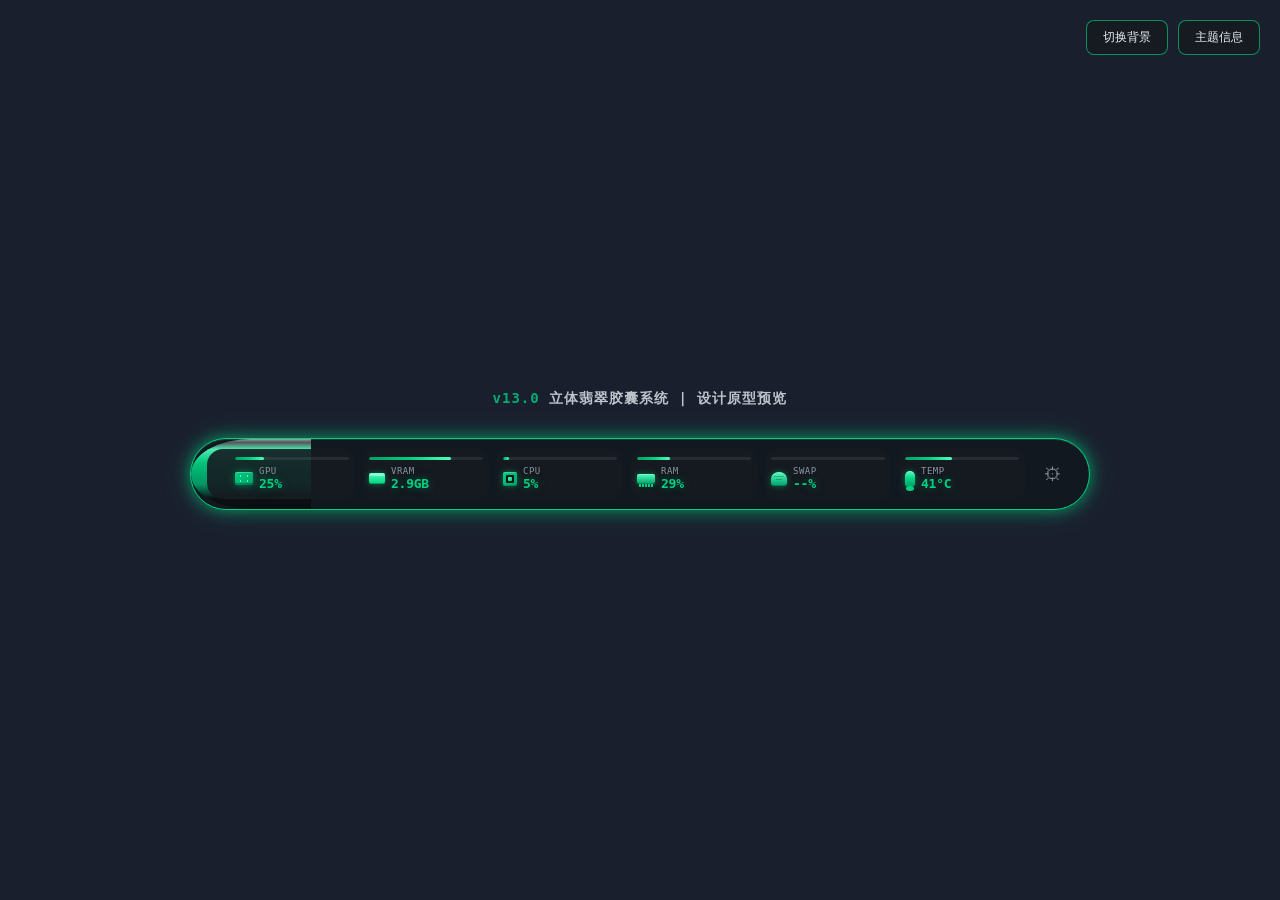
<file: demo/index.html>
<!DOCTYPE html>
<html lang="zh-CN">
<head>
    <meta charset="UTF-8">
    <meta name="viewport" content="width=device-width, initial-scale=1.0">
    <title>v13.0 立体翡翠胶囊系统 - 设计原型</title>
    <style>
        /* ============================================
           CSS 变量 - 主题系统
           ============================================ */
        :root {
            /* 默认主题：帝王绿 Imperial Emerald */
            --theme-name: 'emerald';
            --accent-primary: #00D080;
            --accent-secondary: #00A068;
            --accent-light: #4FFFBF;
            --accent-glow: rgba(0, 208, 128, 0.65);
            --accent-glow-soft: rgba(0, 208, 128, 0.35);
            --accent-glow-diffuse: rgba(0, 208, 128, 0.18);
            --accent-rgb: 0, 208, 128;
            
            /* 背景色 */
            --bg-primary: #12181f;
            --bg-secondary: #0d1117;
            --bg-card: #161b22;
            --bg-item: rgba(22, 27, 34, 0.9);
            
            /* 文字色 */
            --text-primary: #e6edf3;
            --text-secondary: #8b949e;
            --text-accent: #00D080;

            /* 边框和阴影 */
            --border-color: rgba(0, 208, 128, 0.65);
            --shadow-glow: 0 0 16px rgba(0, 208, 128, 0.35);
            --shadow-glow-large: 0 0 32px rgba(0, 208, 128, 0.18);
        }

        /* 主题：赛博紫 Cyber Purple */
        [data-theme="purple"] {
            --accent-primary: #B04DFF;
            --accent-secondary: #7C3AED;
            --accent-light: #E0B3FF;
            --accent-glow: rgba(176, 77, 255, 0.6);
            --accent-glow-soft: rgba(176, 77, 255, 0.32);
            --accent-glow-diffuse: rgba(176, 77, 255, 0.15);
            --accent-rgb: 176, 77, 255;
            --text-accent: #B04DFF;
            --border-color: rgba(176, 77, 255, 0.65);
            --shadow-glow: 0 0 16px rgba(176, 77, 255, 0.35);
            --shadow-glow-large: 0 0 32px rgba(176, 77, 255, 0.18);
        }

        /* 主题：琥珀金 Amber Gold */
        [data-theme="amber"] {
            --accent-primary: #FFB800;
            --accent-secondary: #CC8800;
            --accent-light: #FFE060;
            --accent-glow: rgba(255, 184, 0, 0.6);
            --accent-glow-soft: rgba(255, 184, 0, 0.32);
            --accent-glow-diffuse: rgba(255, 184, 0, 0.15);
            --accent-rgb: 255, 184, 0;
            --text-accent: #FFB800;
            --border-color: rgba(255, 184, 0, 0.65);
            --shadow-glow: 0 0 16px rgba(255, 184, 0, 0.35);
            --shadow-glow-large: 0 0 32px rgba(255, 184, 0, 0.18);
        }

        /* 主题：极光蓝 Aurora Blue */
        [data-theme="blue"] {
            --accent-primary: #00B4D8;
            --accent-secondary: #0077B6;
            --accent-light: #90E0EF;
            --accent-glow: rgba(0, 180, 216, 0.6);
            --accent-glow-soft: rgba(0, 180, 216, 0.32);
            --accent-glow-diffuse: rgba(0, 180, 216, 0.15);
            --accent-rgb: 0, 180, 216;
            --text-accent: #00B4D8;
            --border-color: rgba(0, 180, 216, 0.65);
            --shadow-glow: 0 0 16px rgba(0, 180, 216, 0.35);
            --shadow-glow-large: 0 0 32px rgba(0, 180, 216, 0.18);
        }

        /* 主题：樱花粉 Sakura Pink */
        [data-theme="pink"] {
            --accent-primary: #FF6B9D;
            --accent-secondary: #C9184A;
            --accent-light: #FFB3D0;
            --accent-glow: rgba(255, 107, 157, 0.6);
            --accent-glow-soft: rgba(255, 107, 157, 0.32);
            --accent-glow-diffuse: rgba(255, 107, 157, 0.15);
            --accent-rgb: 255, 107, 157;
            --text-accent: #FF6B9D;
            --border-color: rgba(255, 107, 157, 0.65);
            --shadow-glow: 0 0 16px rgba(255, 107, 157, 0.35);
            --shadow-glow-large: 0 0 32px rgba(255, 107, 157, 0.18);
        }

        /* ============================================
           全局样式重置与基础设置
           ============================================ */
        * {
            margin: 0;
            padding: 0;
            box-sizing: border-box;
        }

        body {
            font-family: 'JetBrains Mono', 'Fira Code', 'Consolas', monospace;
            background: #1a1f2e;
            min-height: 100vh;
            display: flex;
            flex-direction: column;
            align-items: center;
            justify-content: center;
            padding: 40px 20px;
            transition: background 0.5s ease;
        }

        /* 浅色背景模式 */
        body.light-mode {
            background: #e8eaed;
        }

        /* 页面标题 */
        .page-title {
            color: var(--text-primary);
            font-size: 14px;
            font-weight: 600;
            margin-bottom: 30px;
            text-align: center;
            letter-spacing: 1px;
            opacity: 0.8;
        }

        .page-title span {
            color: var(--accent-primary);
            font-weight: 700;
        }

        /* ============================================
           控制按钮区域
           ============================================ */
        .controls {
            position: fixed;
            top: 20px;
            right: 20px;
            display: flex;
            gap: 10px;
            z-index: 1000;
        }

        .control-btn {
            padding: 8px 16px;
            border: 1px solid var(--border-color);
            border-radius: 8px;
            background: var(--bg-card);
            color: var(--text-primary);
            font-size: 12px;
            font-family: inherit;
            cursor: pointer;
            transition: all 0.3s ease;
            box-shadow: var(--shadow-glow-soft);
        }

        .control-btn:hover {
            transform: translateY(-2px);
            box-shadow: var(--shadow-glow);
        }

        .control-btn.active {
            background: var(--accent-primary);
            color: #000;
        }

        /* ============================================
           主容器：Pill/Capsule 胶囊形顶部栏
           ============================================ */
        .capsule-container {
            width: 100%;
            max-width: 900px;
            background: var(--bg-primary);
            border-radius: 999px;  /* 完美胶囊形 */
            padding: 10px 16px;
            border: 1.5px solid var(--accent-primary);
            box-shadow:
                0 0 16px var(--accent-glow),
                0 0 32px var(--accent-glow-diffuse),
                inset 0 1px 0 rgba(255, 255, 255, 0.1),
                inset 0 -1px 0 rgba(0, 0, 0, 0.2);
            position: relative;
            overflow: hidden;
            transition: all 0.4s ease;
        }

        /* 3D 圆柱横截面效果 - 左侧区域 */
        .capsule-container::before {
            content: '';
            position: absolute;
            top: 0;
            left: 0;
            width: 120px;
            height: 100%;
            border-radius: 50% 0 0 50%;  /* 左半圆 */
            background: linear-gradient(
                to bottom,
                rgba(255, 255, 255, 0.6) 0%,
                rgba(255, 255, 255, 0.3) 5%,
                var(--accent-light) 15%,
                var(--accent-primary) 35%,
                var(--accent-secondary) 65%,
                rgba(0, 0, 0, 0.35) 85%,
                rgba(0, 0, 0, 0.48) 95%,
                rgba(0, 0, 0, 0.55) 100%
            );
            opacity: 0.92;
            z-index: 1;
            pointer-events: none;
            transition: all 0.4s ease;
        }

        /* 指标项容器 */
        .metrics-row {
            display: flex;
            align-items: stretch;
            gap: 8px;
            position: relative;
            z-index: 2;
        }

        /* 单个指标项 */
        .metric-item {
            flex: 1;
            display: flex;
            flex-direction: column;
            align-items: center;
            justify-content: center;
            padding: 8px 6px;
            background: var(--bg-item);
            border-radius: 12px;
            min-width: 80px;
            transition: all 0.3s ease;
            position: relative;
            overflow: hidden;
        }

        .metric-item:hover {
            transform: translateY(-1px);
            background: rgba(30, 36, 46, 0.95);
            border: 1px solid var(--accent-light);
            box-shadow:
                0 4px 12px rgba(0, 0, 0, 0.3),
                0 0 8px var(--accent-glow-diffuse);
        }

        /* 第一个指标项（GPU）特殊样式 - 与3D圆柱效果配合 */
        .metric-item:first-child {
            padding-left: 28px;  /* 为左侧圆柱效果留出空间 */
            border-radius: 16px 12px 12px 16px;
        }

        /* 设置按钮 */
        .settings-btn {
            display: flex;
            align-items: center;
            justify-content: center;
            width: 40px;
            min-width: 40px;
            background: transparent;
            border: none;
            color: var(--text-secondary);
            font-size: 18px;
            cursor: pointer;
            transition: all 0.3s ease;
            border-radius: 12px;
            padding: 8px;
        }

        .settings-btn:hover {
            color: var(--accent-primary);
            background: rgba(var(--accent-rgb), 0.1);
            transform: rotate(90deg);
        }

        /* ============================================
           渐变状态条
           ============================================ */
        .progress-bar {
            width: 100%;
            height: 3px;
            background: rgba(255, 255, 255, 0.08);
            border-radius: 2px;
            margin-bottom: 6px;
            overflow: hidden;
            position: relative;
        }

        .progress-fill {
            height: 100%;
            background: linear-gradient(
                90deg,
                var(--accent-secondary),
                var(--accent-primary),
                var(--accent-light)
            );
            border-radius: 2px;
            box-shadow: 0 0 8px rgba(var(--accent-rgb), 0.4);
            position: relative;
            transition: width 0.6s cubic-bezier(0.4, 0, 0.2, 1);
        }

        /* 光泽动画效果 */
        .progress-fill::after {
            content: '';
            position: absolute;
            top: 0;
            left: -100%;
            width: 100%;
            height: 100%;
            background: linear-gradient(
                90deg,
                transparent,
                rgba(255, 255, 255, 0.5),
                transparent
            );
            animation: liquidShine 2.5s infinite;
        }

        @keyframes liquidShine {
            0% { left: -100%; }
            100% { left: 200%; }
        }

        /* ============================================
           指标内容区域
           ============================================ */
        .metric-content {
            display: flex;
            align-items: center;
            gap: 6px;
            width: 100%;
        }

        .metric-icon {
            flex-shrink: 0;
            display: flex;
            align-items: center;
            justify-content: center;
        }

        .metric-info {
            flex: 1;
            display: flex;
            flex-direction: column;
            align-items: flex-start;
            min-width: 0;
        }

        .metric-label {
            font-size: 9px;
            color: var(--text-secondary);
            text-transform: uppercase;
            letter-spacing: 0.5px;
            white-space: nowrap;
            overflow: hidden;
            text-overflow: ellipsis;
        }

        .metric-value {
            font-size: 13px;
            font-family: 'JetBrains Mono', 'Fira Code', 'Consolas', monospace;
            font-weight: 800;
            color: var(--text-accent);
            letter-spacing: -0.02em;
            line-height: 1.2;
            text-shadow:
                0 0 8px var(--accent-glow-soft),
                0 0 16px var(--accent-glow-diffuse);
        }

        /* ============================================
           芯片图标系统 - CSS绘制
           ============================================ */

        /* GPU 图标 - 显卡芯片 */
        .icon-gpu {
            width: 18px;
            height: 13px;
            background: linear-gradient(135deg, var(--accent-primary), var(--accent-secondary));
            border-radius: 2px;
            position: relative;
            box-shadow:
                inset 0 1px 0 rgba(255, 255, 255, 0.25),
                inset 0 -2px 0 rgba(0, 0, 0, 0.25),
                0 0 6px var(--accent-glow-soft),
                0 0 12px var(--accent-glow-diffuse);
        }

        .icon-gpu::before {
            content: '';
            position: absolute;
            top: 2px;
            left: 2px;
            right: 2px;
            bottom: 2px;
            background:
                radial-gradient(circle at 25% 25%, var(--accent-light) 1px, transparent 1px),
                radial-gradient(circle at 75% 25%, var(--accent-light) 1px, transparent 1px),
                radial-gradient(circle at 25% 75%, var(--accent-light) 1px, transparent 1px),
                radial-gradient(circle at 75% 75%, var(--accent-light) 1px, transparent 1px);
        }

        /* VRAM 图标 - 内存颗粒 */
        .icon-vram {
            width: 16px;
            height: 11px;
            background: linear-gradient(180deg, var(--accent-light), var(--accent-primary));
            border-radius: 2px;
            position: relative;
            box-shadow:
                inset 0 1px 0 rgba(255, 255, 255, 0.3),
                inset 0 -1px 0 rgba(0, 0, 0, 0.25),
                0 0 5px var(--accent-glow-soft),
                0 0 10px var(--accent-glow-diffuse);
        }

        .icon-vram::before {
            content: '';
            position: absolute;
            top: 1px;
            left: 1px;
            right: 1px;
            height: 2px;
            background: rgba(255, 255, 255, 0.4);
            border-radius: 1px;
        }

        /* CPU 图标 - 处理器 */
        .icon-cpu {
            width: 14px;
            height: 14px;
            background: linear-gradient(135deg, var(--accent-primary), var(--accent-secondary));
            border-radius: 2px;
            position: relative;
            box-shadow:
                inset 0 1px 0 rgba(255, 255, 255, 0.25),
                inset 0 -1px 0 rgba(0, 0, 0, 0.2),
                0 0 5px var(--accent-glow-soft),
                0 0 10px var(--accent-glow-diffuse);
        }

        .icon-cpu::before {
            content: '';
            position: absolute;
            top: 3px;
            left: 3px;
            right: 3px;
            bottom: 3px;
            background: var(--bg-primary);
            border-radius: 1px;
        }

        .icon-cpu::after {
            content: '';
            position: absolute;
            top: 5px;
            left: 5px;
            right: 5px;
            bottom: 5px;
            background: linear-gradient(135deg, var(--accent-light), var(--accent-primary));
            border-radius: 1px;
        }

        /* RAM 图标 - 内存条 */
        .icon-ram {
            width: 18px;
            height: 10px;
            background: linear-gradient(180deg, var(--accent-light), var(--accent-secondary));
            border-radius: 2px;
            position: relative;
            box-shadow:
                inset 0 1px 0 rgba(255, 255, 255, 0.25),
                inset 0 -1px 0 rgba(0, 0, 0, 0.2),
                0 0 5px var(--accent-glow-soft),
                0 0 10px var(--accent-glow-diffuse);
        }

        .icon-ram::before {
            content: '';
            position: absolute;
            bottom: -3px;
            left: 2px;
            right: 2px;
            height: 3px;
            background: repeating-linear-gradient(
                90deg,
                var(--accent-primary) 0px,
                var(--accent-primary) 2px,
                transparent 2px,
                transparent 3px
            );
        }

        /* Swap 图标 - 存储/硬盘 */
        .icon-swap {
            width: 16px;
            height: 14px;
            background: linear-gradient(180deg, var(--accent-light), var(--accent-secondary));
            border-radius: 50% 50% 3px 3px;
            position: relative;
            box-shadow:
                inset 0 1px 0 rgba(255, 255, 255, 0.25),
                inset 0 -1px 0 rgba(0, 0, 0, 0.2),
                0 0 5px var(--accent-glow-soft),
                0 0 10px var(--accent-glow-diffuse);
        }

        .icon-swap::before {
            content: '';
            position: absolute;
            top: 4px;
            left: 3px;
            right: 3px;
            height: 1px;
            background: rgba(0, 0, 0, 0.2);
        }

        .icon-swap::after {
            content: '';
            position: absolute;
            top: 7px;
            left: 5px;
            right: 5px;
            height: 1px;
            background: rgba(0, 0, 0, 0.2);
        }

        /* Temp 图标 - 温度计 */
        .icon-temp {
            width: 10px;
            height: 16px;
            background: linear-gradient(to bottom, var(--accent-light), var(--accent-primary), var(--accent-secondary));
            border-radius: 5px 5px 3px 3px;
            position: relative;
            box-shadow:
                inset 0 1px 0 rgba(255, 255, 255, 0.25),
                inset 0 -1px 0 rgba(0, 0, 0, 0.2),
                0 0 5px var(--accent-glow-soft),
                0 0 10px var(--accent-glow-diffuse);
        }

        .icon-temp::after {
            content: '';
            position: absolute;
            bottom: -4px;
            left: 1px;
            right: 1px;
            height: 5px;
            background: var(--accent-primary);
            border-radius: 50%;
        }

        /* ============================================
           悬浮面板 - 不透明卡片风格
           ============================================ */
        .panel-overlay {
            position: fixed;
            top: 0;
            left: 0;
            width: 100%;
            height: 100%;
            background: rgba(0, 0, 0, 0.6);
            backdrop-filter: blur(4px);
            z-index: 998;
            opacity: 0;
            visibility: hidden;
            transition: all 0.3s ease;
        }

        .panel-overlay.active {
            opacity: 1;
            visibility: visible;
        }

        .floating-panel {
            position: fixed;
            top: 50%;
            left: 50%;
            transform: translate(-50%, -50%) scale(0.9);
            width: 90%;
            max-width: 720px;
            max-height: 80vh;
            background: var(--bg-secondary);
            border: 1.5px solid var(--border-color);
            border-radius: 20px;
            box-shadow:
                0 20px 60px rgba(0, 0, 0, 0.5),
                var(--shadow-glow-large),
                var(--shadow-glow);
            z-index: 999;
            opacity: 0;
            visibility: hidden;
            transition: all 0.4s cubic-bezier(0.4, 0, 0.2, 1);
            overflow: hidden;
            display: flex;
            flex-direction: column;
        }

        .floating-panel.active {
            opacity: 1;
            visibility: visible;
            transform: translate(-50%, -50%) scale(1);
        }

        /* 面板标题栏 */
        .panel-header {
            padding: 20px 24px;
            background: linear-gradient(135deg, var(--bg-card), var(--bg-secondary));
            border-bottom: 1px solid rgba(var(--accent-rgb), 0.2);
            display: flex;
            align-items: center;
            justify-content: space-between;
        }

        .panel-title {
            font-size: 16px;
            font-weight: 700;
            color: var(--text-primary);
            display: flex;
            align-items: center;
            gap: 10px;
        }

        .panel-title-icon {
            font-size: 20px;
        }

        .close-btn {
            width: 32px;
            height: 32px;
            border: none;
            background: rgba(255, 255, 255, 0.05);
            color: var(--text-secondary);
            border-radius: 8px;
            cursor: pointer;
            font-size: 18px;
            display: flex;
            align-items: center;
            justify-content: center;
            transition: all 0.3s ease;
        }

        .close-btn:hover {
            background: rgba(239, 68, 68, 0.2);
            color: #ef4444;
        }

        /* 面板内容区 */
        .panel-body {
            flex: 1;
            overflow-y: auto;
            padding: 24px;
        }

        /* 主题切换区 */
        .theme-section {
            margin-bottom: 24px;
        }

        .section-label {
            font-size: 11px;
            color: var(--text-secondary);
            text-transform: uppercase;
            letter-spacing: 1px;
            margin-bottom: 12px;
            font-weight: 600;
        }

        .theme-buttons {
            display: flex;
            gap: 10px;
            flex-wrap: wrap;
        }

        .theme-btn {
            padding: 10px 18px;
            border: 2px solid transparent;
            border-radius: 10px;
            background: var(--bg-card);
            color: var(--text-primary);
            font-size: 12px;
            font-family: inherit;
            font-weight: 600;
            cursor: pointer;
            transition: all 0.3s ease;
            display: flex;
            align-items: center;
            gap: 8px;
        }

        .theme-btn:hover {
            transform: translateY(-2px);
        }

        .theme-btn.active {
            border-color: currentColor;
            box-shadow: 0 4px 12px rgba(var(--accent-rgb), 0.3);
        }

        .theme-dot {
            width: 12px;
            height: 12px;
            border-radius: 50%;
            box-shadow: 0 0 6px currentColor;
        }

        /* 数据卡片区 */
        .cards-grid {
            display: grid;
            grid-template-columns: repeat(auto-fit, minmax(200px, 1fr));
            gap: 16px;
        }

        .data-card {
            background: var(--bg-card);
            border: 1px solid rgba(var(--accent-rgb), 0.2);
            border-radius: 14px;
            padding: 18px;
            transition: all 0.3s ease;
        }

        .data-card:hover {
            border-color: var(--accent-glow);
            transform: translateY(-3px);
            box-shadow: 0 8px 24px rgba(0, 0, 0, 0.3);
        }

        .card-header {
            display: flex;
            align-items: center;
            justify-content: space-between;
            margin-bottom: 14px;
        }

        .card-title {
            font-size: 13px;
            font-weight: 600;
            color: var(--text-primary);
            display: flex;
            align-items: center;
            gap: 8px;
        }

        .card-value {
            font-size: 20px;
            font-weight: 800;
            color: var(--text-accent);
        }

        .card-progress {
            height: 6px;
            background: rgba(255, 255, 255, 0.05);
            border-radius: 3px;
            overflow: hidden;
            margin-top: 12px;
        }

        .card-progress-fill {
            height: 100%;
            background: linear-gradient(90deg, var(--accent-secondary), var(--accent-primary), var(--accent-light));
            border-radius: 3px;
            transition: width 0.6s ease;
            box-shadow: 0 0 8px rgba(var(--accent-rgb), 0.4);
        }

        .card-details {
            display: flex;
            justify-content: space-between;
            margin-top: 10px;
            font-size: 10px;
            color: var(--text-secondary);
        }

        /* 面板底部状态栏 */
        .panel-footer {
            padding: 16px 24px;
            background: var(--bg-card);
            border-top: 1px solid rgba(var(--accent-rgb), 0.15);
            display: flex;
            align-items: center;
            justify-content: space-between;
            font-size: 11px;
            color: var(--text-secondary);
        }

        .status-indicator {
            display: flex;
            align-items: center;
            gap: 6px;
        }

        .status-dot {
            width: 8px;
            height: 8px;
            border-radius: 50%;
            background: var(--accent-primary);
            animation: pulse 2s infinite;
        }

        @keyframes pulse {
            0%, 100% { opacity: 1; }
            50% { opacity: 0.5; }
        }

        /* ============================================
           响应式设计
           ============================================ */
        @media (max-width: 768px) {
            .capsule-container {
                padding: 8px 12px;
            }

            .metrics-row {
                gap: 4px;
            }

            .metric-item {
                padding: 6px 4px;
                min-width: 60px;
            }

            .metric-item:first-child {
                padding-left: 20px;
            }

            .metric-label {
                font-size: 7px;
            }

            .metric-value {
                font-size: 11px;
            }

            .floating-panel {
                width: 95%;
                max-height: 90vh;
            }
        }

        @media (max-width: 480px) {
            body {
                padding: 20px 10px;
            }

            .controls {
                top: 10px;
                right: 10px;
            }

            .control-btn {
                padding: 6px 10px;
                font-size: 10px;
            }

            .cards-grid {
                grid-template-columns: 1fr;
            }
        }

        /* ============================================
           动画效果
           ============================================ */
        @keyframes fadeInUp {
            from {
                opacity: 0;
                transform: translateY(20px);
            }
            to {
                opacity: 1;
                transform: translateY(0);
            }
        }

        .capsule-container {
            animation: fadeInUp 0.6s ease-out;
        }

        .metric-item {
            animation: fadeInUp 0.6s ease-out backwards;
        }

        .metric-item:nth-child(1) { animation-delay: 0.1s; }
        .metric-item:nth-child(2) { animation-delay: 0.15s; }
        .metric-item:nth-child(3) { animation-delay: 0.2s; }
        .metric-item:nth-child(4) { animation-delay: 0.25s; }
        .metric-item:nth-child(5) { animation-delay: 0.3s; }
        .metric-item:nth-child(6) { animation-delay: 0.35s; }
        .metric-item:nth-child(7) { animation-delay: 0.4s; }
    </style>
</head>
<body>
    <!-- 页面标题 -->
    <div class="page-title">
        <span>v13.0</span> 立体翡翠胶囊系统 | 设计原型预览
    </div>

    <!-- 控制按钮 -->
    <div class="controls">
        <button class="control-btn" id="bgToggleBtn" onclick="toggleBackground()">
            切换背景
        </button>
        <button class="control-btn" onclick="showThemeInfo()">
            主题信息
        </button>
    </div>

    <!-- 主容器：Pill/Capsule 胶囊形顶部栏 -->
    <div class="capsule-container" id="capsuleContainer">
        <div class="metrics-row">
            <!-- GPU 指标 -->
            <div class="metric-item">
                <div class="progress-bar">
                    <div class="progress-fill" style="width: 25%"></div>
                </div>
                <div class="metric-content">
                    <div class="metric-icon">
                        <div class="icon-gpu"></div>
                    </div>
                    <div class="metric-info">
                        <span class="metric-label">GPU</span>
                        <span class="metric-value">25%</span>
                    </div>
                </div>
            </div>

            <!-- VRAM 指标 -->
            <div class="metric-item">
                <div class="progress-bar">
                    <div class="progress-fill" style="width: 72%"></div>
                </div>
                <div class="metric-content">
                    <div class="metric-icon">
                        <div class="icon-vram"></div>
                    </div>
                    <div class="metric-info">
                        <span class="metric-label">VRAM</span>
                        <span class="metric-value">2.9GB</span>
                    </div>
                </div>
            </div>

            <!-- CPU 指标 -->
            <div class="metric-item">
                <div class="progress-bar">
                    <div class="progress-fill" style="width: 5%"></div>
                </div>
                <div class="metric-content">
                    <div class="metric-icon">
                        <div class="icon-cpu"></div>
                    </div>
                    <div class="metric-info">
                        <span class="metric-label">CPU</span>
                        <span class="metric-value">5%</span>
                    </div>
                </div>
            </div>

            <!-- RAM 指标 -->
            <div class="metric-item">
                <div class="progress-bar">
                    <div class="progress-fill" style="width: 29%"></div>
                </div>
                <div class="metric-content">
                    <div class="metric-icon">
                        <div class="icon-ram"></div>
                    </div>
                    <div class="metric-info">
                        <span class="metric-label">RAM</span>
                        <span class="metric-value">29%</span>
                    </div>
                </div>
            </div>

            <!-- SWAP 指标 -->
            <div class="metric-item">
                <div class="progress-bar">
                    <div class="progress-fill" style="width: 0%"></div>
                </div>
                <div class="metric-content">
                    <div class="metric-icon">
                        <div class="icon-swap"></div>
                    </div>
                    <div class="metric-info">
                        <span class="metric-label">SWAP</span>
                        <span class="metric-value">--%</span>
                    </div>
                </div>
            </div>

            <!-- TEMP 指标 -->
            <div class="metric-item">
                <div class="progress-bar">
                    <div class="progress-fill" style="width: 41%"></div>
                </div>
                <div class="metric-content">
                    <div class="metric-icon">
                        <div class="icon-temp"></div>
                    </div>
                    <div class="metric-info">
                        <span class="metric-label">TEMP</span>
                        <span class="metric-value">41°C</span>
                    </div>
                </div>
            </div>

            <!-- 设置按钮 -->
            <button class="settings-btn" id="settingsBtn" onclick="togglePanel()" title="打开设置面板">
                ⚙
            </button>
        </div>
    </div>

    <!-- 遮罩层 -->
    <div class="panel-overlay" id="panelOverlay" onclick="togglePanel()"></div>

    <!-- 悬浮面板 -->
    <div class="floating-panel" id="floatingPanel">
        <!-- 标题栏 -->
        <div class="panel-header">
            <div class="panel-title">
                <span class="panel-title-icon">📊</span>
                飞雪监测器 <span style="color: var(--accent-primary)">v13.0</span>
            </div>
            <button class="close-btn" onclick="togglePanel()">✕</button>
        </div>

        <!-- 内容区 -->
        <div class="panel-body">
            <!-- 主题切换区 -->
            <div class="theme-section">
                <div class="section-label">主题切换</div>
                <div class="theme-buttons">
                    <button class="theme-btn active" data-theme="emerald" onclick="setTheme('emerald', this)">
                        <span class="theme-dot" style="color: #00D080; background: #00D080;"></span>
                        翡翠绿
                    </button>
                    <button class="theme-btn" data-theme="purple" onclick="setTheme('purple', this)">
                        <span class="theme-dot" style="color: #B04DFF; background: #B04DFF;"></span>
                        赛博紫
                    </button>
                    <button class="theme-btn" data-theme="amber" onclick="setTheme('amber', this)">
                        <span class="theme-dot" style="color: #FFB800; background: #FFB800;"></span>
                        琥珀金
                    </button>
                    <button class="theme-btn" data-theme="blue" onclick="setTheme('blue', this)">
                        <span class="theme-dot" style="color: #00B4D8; background: #00B4D8;"></span>
                        极光蓝
                    </button>
                    <button class="theme-btn" data-theme="pink" onclick="setTheme('pink', this)">
                        <span class="theme-dot" style="color: #FF6B9D; background: #FF6B9D;"></span>
                        樱花粉
                    </button>
                </div>
            </div>

            <!-- 数据卡片区 -->
            <div class="section-label">系统监控数据</div>
            <div class="cards-grid">
                <!-- 处理器卡片 -->
                <div class="data-card">
                    <div class="card-header">
                        <div class="card-title">
                            <div class="icon-cpu" style="transform: scale(1.2);"></div>
                            处理器 CPU
                        </div>
                        <div class="card-value">5%</div>
                    </div>
                    <div class="card-progress">
                        <div class="card-progress-fill" style="width: 5%"></div>
                    </div>
                    <div class="card-details">
                        <span>使用率: 5%</span>
                        <span>核心数: 8</span>
                    </div>
                </div>

                <!-- 显卡卡片 -->
                <div class="data-card">
                    <div class="card-header">
                        <div class="card-title">
                            <div class="icon-gpu" style="transform: scale(1.2);"></div>
                            显卡 GPU
                        </div>
                        <div class="card-value">25%</div>
                    </div>
                    <div class="card-progress">
                        <div class="card-progress-fill" style="width: 25%"></div>
                    </div>
                    <div class="card-details">
                        <span>使用率: 25%</span>
                        <span>显存: 2.9GB</span>
                    </div>
                </div>

                <!-- 内存卡片 -->
                <div class="data-card">
                    <div class="card-header">
                        <div class="card-title">
                            <div class="icon-ram" style="transform: scale(1.2);"></div>
                            内存 RAM
                        </div>
                        <div class="card-value">29%</div>
                    </div>
                    <div class="card-progress">
                        <div class="card-progress-fill" style="width: 29%"></div>
                    </div>
                    <div class="card-details">
                        <span>已用: 9.3GB</span>
                        <span>总计: 32GB</span>
                    </div>
                </div>

                <!-- 温度卡片 -->
                <div class="data-card">
                    <div class="card-header">
                        <div class="card-title">
                            <div class="icon-temp" style="transform: scale(1.2);"></div>
                            温度 TEMP
                        </div>
                        <div class="card-value">41°C</div>
                    </div>
                    <div class="card-progress">
                        <div class="card-progress-fill" style="width: 41%"></div>
                    </div>
                    <div class="card-details">
                        <span>GPU温度: 41°C</span>
                        <span>状态: 正常</span>
                    </div>
                </div>
            </div>
        </div>

        <!-- 底部状态栏 -->
        <div class="panel-footer">
            <div class="status-indicator">
                <div class="status-dot"></div>
                <span>系统运行正常</span>
            </div>
            <div>
                更新间隔: 2s | 飞雪监测器 v13.0
            </div>
        </div>
    </div>

    <script>
        // ============================================
        // 全局变量
        // ============================================
        let isLightMode = false;

        // ============================================
        // 面板开关功能
        // ============================================
        function togglePanel() {
            const panel = document.getElementById('floatingPanel');
            const overlay = document.getElementById('panelOverlay');
            const isActive = panel.classList.contains('active');

            if (isActive) {
                panel.classList.remove('active');
                overlay.classList.remove('active');
            } else {
                panel.classList.add('active');
                overlay.classList.add('active');
            }
        }

        // ESC 键关闭面板
        document.addEventListener('keydown', function(e) {
            if (e.key === 'Escape') {
                const panel = document.getElementById('floatingPanel');
                const overlay = document.getElementById('panelOverlay');

                if (panel.classList.contains('active')) {
                    panel.classList.remove('active');
                    overlay.classList.remove('active');
                }
            }
        });

        // ============================================
        // 背景切换功能
        // ============================================
        function toggleBackground() {
            const body = document.body;
            const btn = document.getElementById('bgToggleBtn');

            isLightMode = !isLightMode;

            if (isLightMode) {
                body.classList.add('light-mode');
                btn.textContent = '深色背景';
                btn.classList.add('active');
            } else {
                body.classList.remove('light-mode');
                btn.textContent = '浅色背景';
                btn.classList.remove('active');
            }
        }

        // ============================================
        // 主题切换功能
        // ============================================
        function setTheme(themeName, buttonElement) {
            // 移除所有主题
            document.documentElement.removeAttribute('data-theme');

            // 如果不是默认的 emerald 主题，则添加对应的 data-theme 属性
            if (themeName !== 'emerald') {
                document.documentElement.setAttribute('data-theme', themeName);
            }

            // 更新按钮激活状态
            document.querySelectorAll('.theme-btn').forEach(btn => {
                btn.classList.remove('active');
            });

            if (buttonElement) {
                buttonElement.classList.add('active');
            }

            console.log(`主题已切换为: ${themeName}`);
        }

        // ============================================
        // 显示当前主题信息
        // ============================================
        function showThemeInfo() {
            const currentTheme = document.documentElement.getAttribute('data-theme') || 'emerald';
            const themeNames = {
                'emerald': '翡翠绿 (默认)',
                'purple': '赛博紫',
                'amber': '琥珀金',
                'blue': '极光蓝',
                'pink': '樱花粉'
            };

            alert(`当前主题: ${themeNames[currentTheme]}\n\n可用主题:\n- 翡翠绿 (默认)\n- 赛博紫 (霓虹)\n- 琥珀金 (奢华)\n- 极光蓝 (科技)\n- 樱花粉 (柔美)`);
        }

        // ============================================
        // 模拟数据更新动画（演示用）
        // ============================================
        function simulateDataUpdate() {
            const progressBars = document.querySelectorAll('.progress-fill');
            const cardProgressBars = document.querySelectorAll('.card-progress-fill');

            // 随机更新进度条宽度（演示效果）
            progressBars.forEach(bar => {
                const randomWidth = Math.floor(Math.random() * 80 + 5);
                bar.style.width = `${randomWidth}%`;
            });

            cardProgressBars.forEach(bar => {
                const randomWidth = Math.floor(Math.random() * 80 + 5);
                bar.style.width = `${randomWidth}%`;
            });
        }

        // 每5秒更新一次数据（演示）
        setInterval(simulateDataUpdate, 5000);

        // ============================================
        // 初始化提示
        // ============================================
        console.log('%c v13.0 立体翡翠胶囊系统', 'font-size: 20px; font-weight: bold; color: #00D080;');
        console.log('%c设计原型已加载完成！', 'font-size: 14px; color: #888;');
        console.log('%c按 ESC 键可关闭悬浮面板', 'font-size: 12px; color: #666;');
    </script>
</body>
</html>
</file>
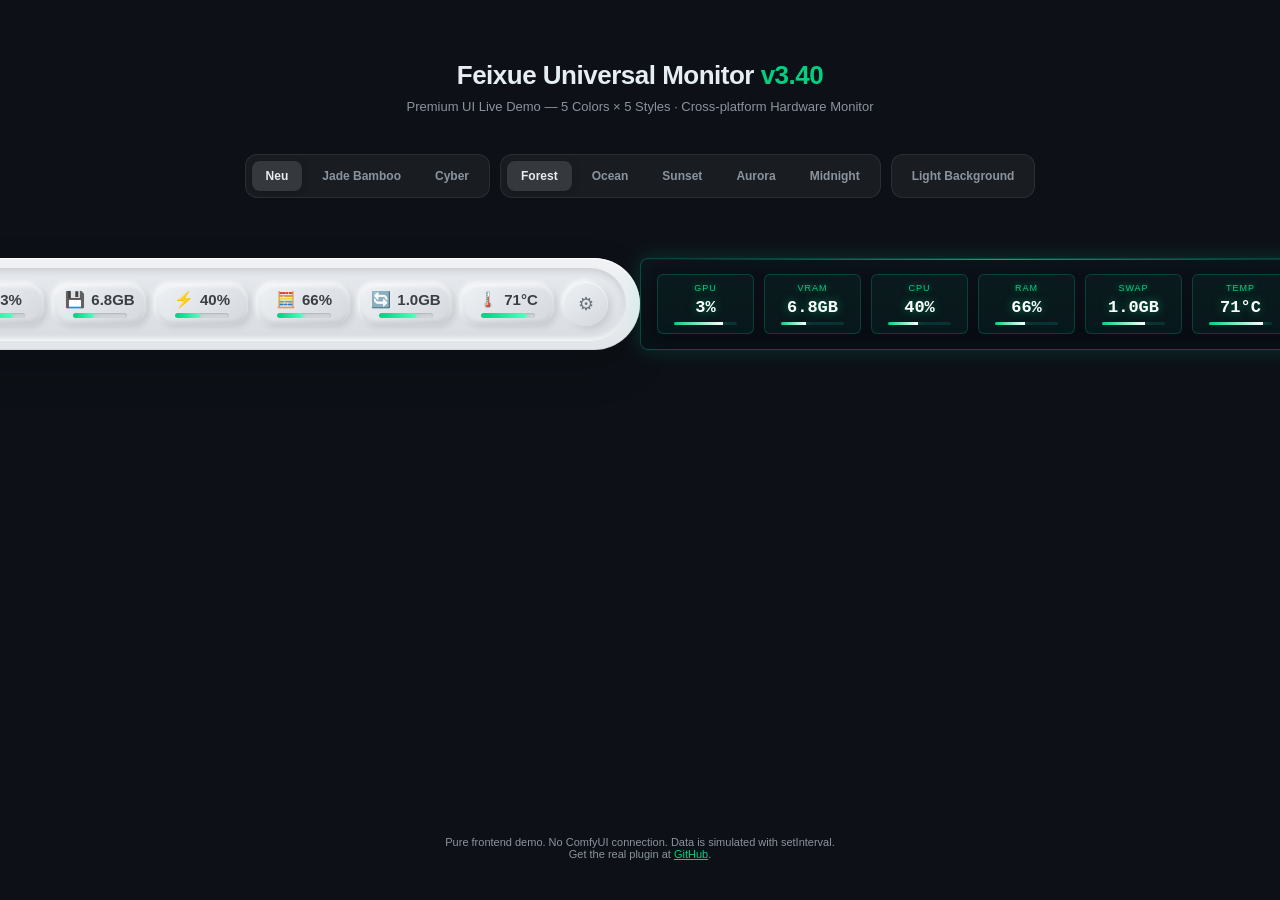
<file: docs/index.html>
<!DOCTYPE html>
<html lang="en">
<head>
    <meta charset="UTF-8">
    <meta name="viewport" content="width=device-width, initial-scale=1.0">
    <title>Feixue Universal Monitor v3.40 — Premium UI Live Demo</title>
    <style>
        :root {
            --bg-dark: #0d1117;
            --bg-light: #e8eaed;
            --text-primary: #e6edf3;
            --text-secondary: #8b949e;
            --accent: #00D080;
            --accent-glow: rgba(0, 208, 128, 0.55);
        }

        * { margin: 0; padding: 0; box-sizing: border-box; }

        body {
            font-family: 'Inter', -apple-system, BlinkMacSystemFont, 'Segoe UI', sans-serif;
            background: var(--bg-dark);
            color: var(--text-primary);
            min-height: 100vh;
            display: flex;
            flex-direction: column;
            align-items: center;
            padding: 60px 20px 40px;
            transition: background 0.5s ease;
        }

        body.light-mode { background: var(--bg-light); --text-primary: #1f2328; --text-secondary: #57606a; }

        .page-header {
            text-align: center;
            margin-bottom: 40px;
        }

        .page-header h1 {
            font-size: 26px;
            font-weight: 800;
            margin-bottom: 8px;
            letter-spacing: -0.5px;
        }

        .page-header p {
            font-size: 13px;
            color: var(--text-secondary);
        }

        .page-header .version {
            color: var(--accent);
            font-weight: 700;
        }

        /* Controls */
        .controls {
            display: flex;
            flex-wrap: wrap;
            gap: 10px;
            justify-content: center;
            margin-bottom: 40px;
            max-width: 800px;
        }

        .control-group {
            display: flex;
            gap: 6px;
            background: rgba(255,255,255,0.05);
            padding: 6px;
            border-radius: 12px;
            border: 1px solid rgba(255,255,255,0.08);
        }

        body.light-mode .control-group {
            background: rgba(0,0,0,0.04);
            border-color: rgba(0,0,0,0.08);
        }

        .control-btn {
            padding: 8px 14px;
            border: none;
            border-radius: 8px;
            background: transparent;
            color: var(--text-secondary);
            font-size: 12px;
            font-weight: 600;
            cursor: pointer;
            transition: all 0.2s ease;
        }

        .control-btn:hover { color: var(--text-primary); }
        .control-btn.active {
            background: rgba(255,255,255,0.12);
            color: var(--text-primary);
            box-shadow: 0 2px 8px rgba(0,0,0,0.2);
        }

        body.light-mode .control-btn.active { background: rgba(0,0,0,0.08); }

        /* Stage */
        .stage {
            width: 100%;
            max-width: 1100px;
            min-height: 220px;
            display: flex;
            align-items: flex-start;
            justify-content: center;
            padding-top: 20px;
        }

        .dock {
            display: none;
        }

        .dock.active {
            display: block;
        }

        /* ============================================================
           NEU STYLE
           ============================================================ */
        .neu-dock {
            width: auto;
            min-width: 720px;
            max-width: 960px;
            height: 92px;
            background: linear-gradient(180deg, #f0f2f5 0%, #e2e5e9 100%);
            border-radius: 46px;
            box-shadow:
                0 18px 40px rgba(0,0,0,0.18),
                inset 0 1px 1px rgba(255,255,255,0.9),
                inset 0 -1px 1px rgba(0,0,0,0.06);
            padding: 10px 14px;
            position: relative;
        }

        .neu-inner {
            width: 100%;
            height: 100%;
            background: linear-gradient(180deg, #e6e9ed 0%, #d9dde2 100%);
            border-radius: 36px;
            box-shadow:
                inset 0 3px 6px rgba(0,0,0,0.12),
                inset 0 -2px 4px rgba(255,255,255,0.8),
                0 1px 0 rgba(255,255,255,0.6);
            display: flex;
            align-items: center;
            padding: 8px 18px;
            gap: 10px;
        }

        .neu-metric {
            flex: 1;
            display: flex;
            flex-direction: column;
            align-items: center;
            justify-content: center;
            padding: 6px 8px;
            background: linear-gradient(145deg, #eef1f4, #d4d8dd);
            border-radius: 16px;
            box-shadow:
                inset 0 2px 4px rgba(255,255,255,0.7),
                inset 0 -2px 4px rgba(0,0,0,0.1),
                3px 3px 6px rgba(0,0,0,0.1),
                -2px -2px 5px rgba(255,255,255,0.8);
            gap: 4px;
        }

        .neu-metric-top {
            display: flex;
            align-items: center;
            gap: 6px;
            font-size: 15px;
            font-weight: 800;
            color: #3a3f45;
        }

        .neu-metric-top .icon { font-size: 16px; }

        .neu-bar {
            width: 70%;
            height: 5px;
            background: #d1d5da;
            border-radius: 3px;
            overflow: hidden;
            box-shadow: inset 0 1px 2px rgba(0,0,0,0.15);
        }

        .neu-bar-fill {
            height: 100%;
            background: linear-gradient(90deg, var(--accent), var(--accent-light, #4FFFBF));
            border-radius: 3px;
            box-shadow: 0 0 8px var(--accent-glow);
            transition: width 0.6s ease;
        }

        .neu-settings {
            width: 44px;
            height: 44px;
            display: flex;
            align-items: center;
            justify-content: center;
            background: linear-gradient(145deg, #eef1f4, #d4d8dd);
            border-radius: 50%;
            box-shadow:
                3px 3px 6px rgba(0,0,0,0.1),
                -2px -2px 5px rgba(255,255,255,0.8),
                inset 0 1px 1px rgba(255,255,255,0.7);
            color: #6a737d;
            font-size: 18px;
            cursor: pointer;
            border: none;
        }

        /* ============================================================
           JADE BAMBOO STYLE
           ============================================================ */
        .jade-dock {
            width: auto;
            min-width: 720px;
            max-width: 960px;
            height: 100px;
            position: relative;
        }

        .jade-dock svg {
            position: absolute;
            top: 0; left: 0;
            width: 100%; height: 100%;
            filter: drop-shadow(0 0 18px var(--accent-glow));
        }

        .jade-cockpit {
            position: absolute;
            left: 7%; width: 86%; height: 100%;
            display: flex;
            align-items: stretch;
            z-index: 2;
        }

        .jade-metric {
            flex: 1;
            display: flex;
            flex-direction: column;
            align-items: center;
            justify-content: center;
            gap: 2px;
            color: #fff8e1;
        }

        .jade-metric:nth-child(1) { flex-basis: 15%; }
        .jade-metric:nth-child(2) { flex-basis: 19%; }
        .jade-metric:nth-child(3) { flex-basis: 13%; }
        .jade-metric:nth-child(4) { flex-basis: 18%; }
        .jade-metric:nth-child(5) { flex-basis: 15%; }
        .jade-metric:nth-child(6) { flex-basis: 20%; }

        .jade-metric-icon { font-size: 17px; filter: drop-shadow(0 1px 2px rgba(0,0,0,0.55)); }
        .jade-metric-top {
            display: flex;
            align-items: baseline;
            gap: 3px;
            font-size: 8px;
            font-weight: 800;
            text-transform: uppercase;
            letter-spacing: 0.5px;
            color: rgba(255,255,255,0.96);
            text-shadow: 0 1px 3px rgba(0,0,0,0.65);
        }
        .jade-metric-value {
            font-size: 16px;
            font-weight: 800;
            color: #fff8e1;
            text-shadow: 0 0 12px rgba(255,193,7,0.55), 0 1px 2px rgba(0,0,0,0.55);
        }
        .jade-bar {
            width: 70%; height: 4px;
            background: rgba(0,0,0,0.32);
            border-radius: 2px;
            overflow: hidden;
            box-shadow: inset 0 1px 2px rgba(0,0,0,0.45);
            margin-top: 2px;
        }
        .jade-bar-fill {
            height: 100%;
            background: linear-gradient(90deg, #ffb300, #ffd54f, #ffffff);
            box-shadow: 0 0 8px rgba(255,193,7,0.65);
            border-radius: 2px;
            transition: width 0.6s ease;
        }

        /* ============================================================
           CYBER STYLE
           ============================================================ */
        .cyber-dock {
            width: auto;
            min-width: 720px;
            max-width: 960px;
            height: 92px;
            background:
                linear-gradient(180deg, rgba(12,16,24,0.95) 0%, rgba(8,11,18,0.98) 100%),
                repeating-linear-gradient(90deg, transparent 0px, transparent 2px, rgba(0,255,200,0.03) 2px, rgba(0,255,200,0.03) 3px);
            border: 1px solid rgba(0,255,200,0.25);
            border-radius: 8px;
            box-shadow:
                0 0 20px rgba(0,255,200,0.15),
                inset 0 0 30px rgba(0,255,200,0.05);
            display: flex;
            align-items: center;
            padding: 10px 16px;
            gap: 10px;
            position: relative;
            overflow: hidden;
        }

        .cyber-dock::before {
            content: '';
            position: absolute;
            top: 0; left: 0; right: 0; height: 1px;
            background: linear-gradient(90deg, transparent, var(--accent), transparent);
            opacity: 0.8;
        }

        .cyber-pod {
            flex: 1;
            display: flex;
            flex-direction: column;
            align-items: center;
            justify-content: center;
            padding: 8px;
            background: rgba(0,255,200,0.05);
            border: 1px solid rgba(0,255,200,0.18);
            border-radius: 6px;
            gap: 5px;
            position: relative;
        }

        .cyber-pod-label {
            font-size: 9px;
            color: var(--accent);
            text-transform: uppercase;
            letter-spacing: 1px;
            text-shadow: 0 0 6px var(--accent-glow);
        }

        .cyber-pod-value {
            font-size: 17px;
            font-weight: 800;
            color: #fff;
            text-shadow: 0 0 10px var(--accent-glow);
            font-family: 'JetBrains Mono', monospace;
        }

        .cyber-bar {
            width: 80%; height: 3px;
            background: rgba(0,255,200,0.12);
            border-radius: 2px;
            overflow: hidden;
        }

        .cyber-bar-fill {
            height: 100%;
            background: linear-gradient(90deg, var(--accent), #fff);
            box-shadow: 0 0 8px var(--accent-glow);
            transition: width 0.6s ease;
        }

        .cyber-settings {
            width: 44px; height: 44px;
            display: flex; align-items: center; justify-content: center;
            background: rgba(0,255,200,0.08);
            border: 1px solid rgba(0,255,200,0.3);
            border-radius: 6px;
            color: var(--accent);
            font-size: 18px;
            cursor: pointer;
            text-shadow: 0 0 8px var(--accent-glow);
        }

        /* Theme-specific accent adjustments */
        [data-color="aurora"]   { --accent: #FF6B9D; --accent-glow: rgba(255,107,157,0.55); --accent-light: #FFB3D0; }
        [data-color="ocean"]    { --accent: #00B4D8; --accent-glow: rgba(0,180,216,0.55); --accent-light: #90E0EF; }
        [data-color="sunset"]   { --accent: #FFB800; --accent-glow: rgba(255,184,0,0.55); --accent-light: #FFE060; }
        [data-color="forest"]   { --accent: #00D080; --accent-glow: rgba(0,208,128,0.55); --accent-light: #4FFFBF; }
        [data-color="midnight"] { --accent: #B04DFF; --accent-glow: rgba(176,77,255,0.55); --accent-light: #E0B3FF; }

        .footer {
            margin-top: auto;
            padding-top: 40px;
            font-size: 11px;
            color: var(--text-secondary);
            text-align: center;
        }

        @media (max-width: 780px) {
            .neu-dock, .jade-dock, .cyber-dock { min-width: auto; width: calc(100vw - 40px); transform: scale(0.92); transform-origin: top center; }
        }
    </style>
</head>
<body data-color="forest">
    <div class="page-header">
        <h1>Feixue Universal Monitor <span class="version">v3.40</span></h1>
        <p>Premium UI Live Demo — 5 Colors × 5 Styles · Cross-platform Hardware Monitor</p>
    </div>

    <div class="controls">
        <div class="control-group">
            <button class="control-btn active" onclick="setStyle('neu', this)">Neu</button>
            <button class="control-btn" onclick="setStyle('jade', this)">Jade Bamboo</button>
            <button class="control-btn" onclick="setStyle('cyber', this)">Cyber</button>
        </div>
        <div class="control-group">
            <button class="control-btn active" onclick="setColor('forest', this)">Forest</button>
            <button class="control-btn" onclick="setColor('ocean', this)">Ocean</button>
            <button class="control-btn" onclick="setColor('sunset', this)">Sunset</button>
            <button class="control-btn" onclick="setColor('aurora', this)">Aurora</button>
            <button class="control-btn" onclick="setColor('midnight', this)">Midnight</button>
        </div>
        <div class="control-group">
            <button class="control-btn" onclick="toggleBackground(this)">Light Background</button>
        </div>
    </div>

    <div class="stage">
        <!-- Neu -->
        <div class="dock neu-dock active" id="dock-neu">
            <div class="neu-inner">
                <div class="neu-metric"><div class="neu-metric-top"><span class="icon">🎮</span><span class="neu-val" data-type="gpu">12%</span></div><div class="neu-bar"><div class="neu-bar-fill" data-bar="gpu"></div></div></div>
                <div class="neu-metric"><div class="neu-metric-top"><span class="icon">💾</span><span class="neu-val" data-type="vram">2.5GB</span></div><div class="neu-bar"><div class="neu-bar-fill" data-bar="vram"></div></div></div>
                <div class="neu-metric"><div class="neu-metric-top"><span class="icon">⚡</span><span class="neu-val" data-type="cpu">10%</span></div><div class="neu-bar"><div class="neu-bar-fill" data-bar="cpu"></div></div></div>
                <div class="neu-metric"><div class="neu-metric-top"><span class="icon">🧮</span><span class="neu-val" data-type="ram">41%</span></div><div class="neu-bar"><div class="neu-bar-fill" data-bar="ram"></div></div></div>
                <div class="neu-metric"><div class="neu-metric-top"><span class="icon">🔄</span><span class="neu-val" data-type="swap">0.0GB</span></div><div class="neu-bar"><div class="neu-bar-fill" data-bar="swap"></div></div></div>
                <div class="neu-metric"><div class="neu-metric-top"><span class="icon">🌡️</span><span class="neu-val" data-type="temp">42°C</span></div><div class="neu-bar"><div class="neu-bar-fill" data-bar="temp"></div></div></div>
                <button class="neu-settings">⚙</button>
            </div>
        </div>

        <!-- Jade Bamboo -->
        <div class="dock jade-dock" id="dock-jade">
            <svg viewBox="0 0 1000 100" preserveAspectRatio="none">
                <defs>
                    <linearGradient id="jade-cyl" x1="0" y1="0" x2="0" y2="1">
                        <stop offset="0%" stop-color="#1b5e20" />
                        <stop offset="20%" stop-color="#4caf50" />
                        <stop offset="45%" stop-color="#81c784" />
                        <stop offset="55%" stop-color="#c8e6c9" />
                        <stop offset="65%" stop-color="#81c784" />
                        <stop offset="80%" stop-color="#4caf50" />
                        <stop offset="100%" stop-color="#1b5e20" />
                    </linearGradient>
                    <radialGradient id="jade-inner" cx="0.5" cy="0.4" r="0.6">
                        <stop offset="0%" stop-color="rgba(255,255,255,0.25)" />
                        <stop offset="60%" stop-color="rgba(255,255,255,0.05)" />
                        <stop offset="100%" stop-color="transparent" />
                    </radialGradient>
                    <linearGradient id="jade-sheen" x1="0" y1="0" x2="0" y2="1">
                        <stop offset="0%" stop-color="rgba(255,255,255,0.45)" />
                        <stop offset="40%" stop-color="rgba(255,255,255,0.1)" />
                        <stop offset="100%" stop-color="transparent" />
                    </linearGradient>
                </defs>
                <path d="M0,50 C6,42,24,16,36,10 C48,4,54,7,70,8 C86,9,112,16,134,16 C156,16,174,10,198,11 C222,12,252,19,280,18 C308,17,340,9,362,9 C384,9,398,15,418,15 C438,15,452,9,474,10 C496,11,526,18,552,17 C578,16,606,6,630,7 C654,8,672,19,694,19 C716,19,734,10,758,10 C782,10,808,16,844,16 C880,16,940,5,966,11 C992,17,994,42,1000,50 L1000,50 C994,58,992,83,966,89 C940,95,880,84,844,84 C808,84,782,90,758,90 C734,90,716,81,694,81 C672,81,654,92,630,93 C606,94,578,84,552,83 C526,82,496,89,474,90 C452,91,438,85,418,85 C398,85,384,91,362,91 C340,91,308,83,280,82 C252,81,222,88,198,89 C174,90,156,84,134,84 C112,84,86,91,70,92 C54,93,48,96,36,90 C24,84,6,58,0,50 Z" fill="url(#jade-cyl)" />
                <path d="M0,50 C6,42,24,16,36,10 C48,4,54,7,70,8 C86,9,112,16,134,16 C156,16,174,10,198,11 C222,12,252,19,280,18 C308,17,340,9,362,9 C384,9,398,15,418,15 C438,15,452,9,474,10 C496,11,526,18,552,17 C578,16,606,6,630,7 C654,8,672,19,694,19 C716,19,734,10,758,10 C782,10,808,16,844,16 C880,16,940,5,966,11 C992,17,994,42,1000,50 L1000,50 C994,58,992,83,966,89 C940,95,880,84,844,84 C808,84,782,90,758,90 C734,90,716,81,694,81 C672,81,654,92,630,93 C606,94,578,84,552,83 C526,82,496,89,474,90 C452,91,438,85,418,85 C398,85,384,91,362,91 C340,91,308,83,280,82 C252,81,222,88,198,89 C174,90,156,84,134,84 C112,84,86,91,70,92 C54,93,48,96,36,90 C24,84,6,58,0,50 Z" fill="url(#jade-inner)" />
                <rect x="0" y="0" width="1000" height="100" fill="url(#jade-sheen)" clip-path="url(#jade-clip)" opacity="0.6" />
                <clipPath id="jade-clip"><path d="M0,50 C6,42,24,16,36,10 C48,4,54,7,70,8 C86,9,112,16,134,16 C156,16,174,10,198,11 C222,12,252,19,280,18 C308,17,340,9,362,9 C384,9,398,15,418,15 C438,15,452,9,474,10 C496,11,526,18,552,17 C578,16,606,6,630,7 C654,8,672,19,694,19 C716,19,734,10,758,10 C782,10,808,16,844,16 C880,16,940,5,966,11 C992,17,994,42,1000,50 L1000,50 C994,58,992,83,966,89 C940,95,880,84,844,84 C808,84,782,90,758,90 C734,90,716,81,694,81 C672,81,654,92,630,93 C606,94,578,84,552,83 C526,82,496,89,474,90 C452,91,438,85,418,85 C398,85,384,91,362,91 C340,91,308,83,280,82 C252,81,222,88,198,89 C174,90,156,84,134,84 C112,84,86,91,70,92 C54,93,48,96,36,90 C24,84,6,58,0,50 Z" /></clipPath>
                <g opacity="0.75">
                    <rect x="66" y="6" width="7" height="88" rx="3.5" fill="rgba(0,0,0,0.22)" />
                    <rect x="196" y="8" width="6" height="84" rx="3" fill="rgba(0,0,0,0.18)" />
                    <rect x="359" y="5" width="7" height="90" rx="3.5" fill="rgba(0,0,0,0.22)" />
                    <rect x="470" y="7" width="6" height="86" rx="3" fill="rgba(0,0,0,0.18)" />
                    <rect x="626" y="4" width="7" height="92" rx="3.5" fill="rgba(0,0,0,0.24)" />
                    <rect x="755" y="7" width="6" height="86" rx="3" fill="rgba(0,0,0,0.18)" />
                    <rect x="927" y="5" width="7" height="90" rx="3.5" fill="rgba(0,0,0,0.22)" />
                </g>
            </svg>
            <div class="jade-cockpit">
                <div class="jade-metric"><div class="jade-metric-icon">🎮</div><div class="jade-metric-top">GPU</div><div class="jade-metric-value jade-val" data-type="gpu">12%</div><div class="jade-bar"><div class="jade-bar-fill" data-bar="gpu"></div></div></div>
                <div class="jade-metric"><div class="jade-metric-icon">💾</div><div class="jade-metric-top">VRAM</div><div class="jade-metric-value jade-val" data-type="vram">2.5GB</div><div class="jade-bar"><div class="jade-bar-fill" data-bar="vram"></div></div></div>
                <div class="jade-metric"><div class="jade-metric-icon">⚡</div><div class="jade-metric-top">CPU</div><div class="jade-metric-value jade-val" data-type="cpu">10%</div><div class="jade-bar"><div class="jade-bar-fill" data-bar="cpu"></div></div></div>
                <div class="jade-metric"><div class="jade-metric-icon">🧮</div><div class="jade-metric-top">RAM</div><div class="jade-metric-value jade-val" data-type="ram">41%</div><div class="jade-bar"><div class="jade-bar-fill" data-bar="ram"></div></div></div>
                <div class="jade-metric"><div class="jade-metric-icon">🔄</div><div class="jade-metric-top">SWAP</div><div class="jade-metric-value jade-val" data-type="swap">0.0GB</div><div class="jade-bar"><div class="jade-bar-fill" data-bar="swap"></div></div></div>
                <div class="jade-metric"><div class="jade-metric-icon">🌡️</div><div class="jade-metric-top">TEMP</div><div class="jade-metric-value jade-val" data-type="temp">42°C</div><div class="jade-bar"><div class="jade-bar-fill" data-bar="temp"></div></div></div>
            </div>
        </div>

        <!-- Cyber -->
        <div class="dock cyber-dock" id="dock-cyber">
            <div class="cyber-pod"><div class="cyber-pod-label">GPU</div><div class="cyber-pod-value cyber-val" data-type="gpu">12%</div><div class="cyber-bar"><div class="cyber-bar-fill" data-bar="gpu"></div></div></div>
            <div class="cyber-pod"><div class="cyber-pod-label">VRAM</div><div class="cyber-pod-value cyber-val" data-type="vram">2.5GB</div><div class="cyber-bar"><div class="cyber-bar-fill" data-bar="vram"></div></div></div>
            <div class="cyber-pod"><div class="cyber-pod-label">CPU</div><div class="cyber-pod-value cyber-val" data-type="cpu">10%</div><div class="cyber-bar"><div class="cyber-bar-fill" data-bar="cpu"></div></div></div>
            <div class="cyber-pod"><div class="cyber-pod-label">RAM</div><div class="cyber-pod-value cyber-val" data-type="ram">41%</div><div class="cyber-bar"><div class="cyber-bar-fill" data-bar="ram"></div></div></div>
            <div class="cyber-pod"><div class="cyber-pod-label">SWAP</div><div class="cyber-pod-value cyber-val" data-type="swap">0.0GB</div><div class="cyber-bar"><div class="cyber-bar-fill" data-bar="swap"></div></div></div>
            <div class="cyber-pod"><div class="cyber-pod-label">TEMP</div><div class="cyber-pod-value cyber-val" data-type="temp">42°C</div><div class="cyber-bar"><div class="cyber-bar-fill" data-bar="temp"></div></div></div>
            <button class="cyber-settings">⚙</button>
        </div>
    </div>

    <div class="footer">
        Pure frontend demo. No ComfyUI connection. Data is simulated with setInterval.<br>
        Get the real plugin at <a href="https://github.com/feixue-ai/ComfyUI-Feixue-UniversalMonitor" style="color: var(--accent);">GitHub</a>.
    </div>

    <script>
        const metrics = {
            gpu: { min: 2, max: 95, unit: '%', decimals: 0 },
            vram: { min: 1.2, max: 7.8, unit: 'GB', decimals: 1 },
            cpu: { min: 3, max: 85, unit: '%', decimals: 0 },
            ram: { min: 20, max: 78, unit: '%', decimals: 0 },
            swap: { min: 0, max: 2.5, unit: 'GB', decimals: 1 },
            temp: { min: 38, max: 76, unit: '°C', decimals: 0 }
        };

        function randomValue(key) {
            const m = metrics[key];
            const v = m.min + Math.random() * (m.max - m.min);
            return m.decimals === 0 ? Math.round(v) + m.unit : v.toFixed(m.decimals) + m.unit;
        }

        function randomPercent(key) {
            const m = metrics[key];
            const v = m.min + Math.random() * (m.max - m.min);
            return Math.max(0, Math.min(100, Math.round((v / m.max) * 100)));
        }

        function updateData() {
            Object.keys(metrics).forEach(key => {
                const val = randomValue(key);
                const pct = randomPercent(key);

                document.querySelectorAll(`.neu-val[data-type="${key}"]`).forEach(el => el.textContent = val);
                document.querySelectorAll(`.jade-val[data-type="${key}"]`).forEach(el => el.textContent = val);
                document.querySelectorAll(`.cyber-val[data-type="${key}"]`).forEach(el => el.textContent = val);

                document.querySelectorAll(`[data-bar="${key}"]`).forEach(el => el.style.width = pct + '%');
            });
        }

        function setStyle(style, btn) {
            document.querySelectorAll('.dock').forEach(d => d.classList.remove('active'));
            document.getElementById('dock-' + style).classList.add('active');
            document.querySelectorAll('.control-group:first-child .control-btn').forEach(b => b.classList.remove('active'));
            btn.classList.add('active');
        }

        function setColor(color, btn) {
            document.body.setAttribute('data-color', color);
            document.querySelectorAll('.control-group:nth-child(2) .control-btn').forEach(b => b.classList.remove('active'));
            btn.classList.add('active');
        }

        function toggleBackground(btn) {
            document.body.classList.toggle('light-mode');
            btn.classList.toggle('active');
            btn.textContent = document.body.classList.contains('light-mode') ? 'Dark Background' : 'Light Background';
        }

        updateData();
        setInterval(updateData, 2000);

        console.log('%c Feixue Universal Monitor v3.40 Premium UI Demo', 'font-size: 18px; font-weight: bold; color: #00D080;');
    </script>
</body>
</html>
</file>
